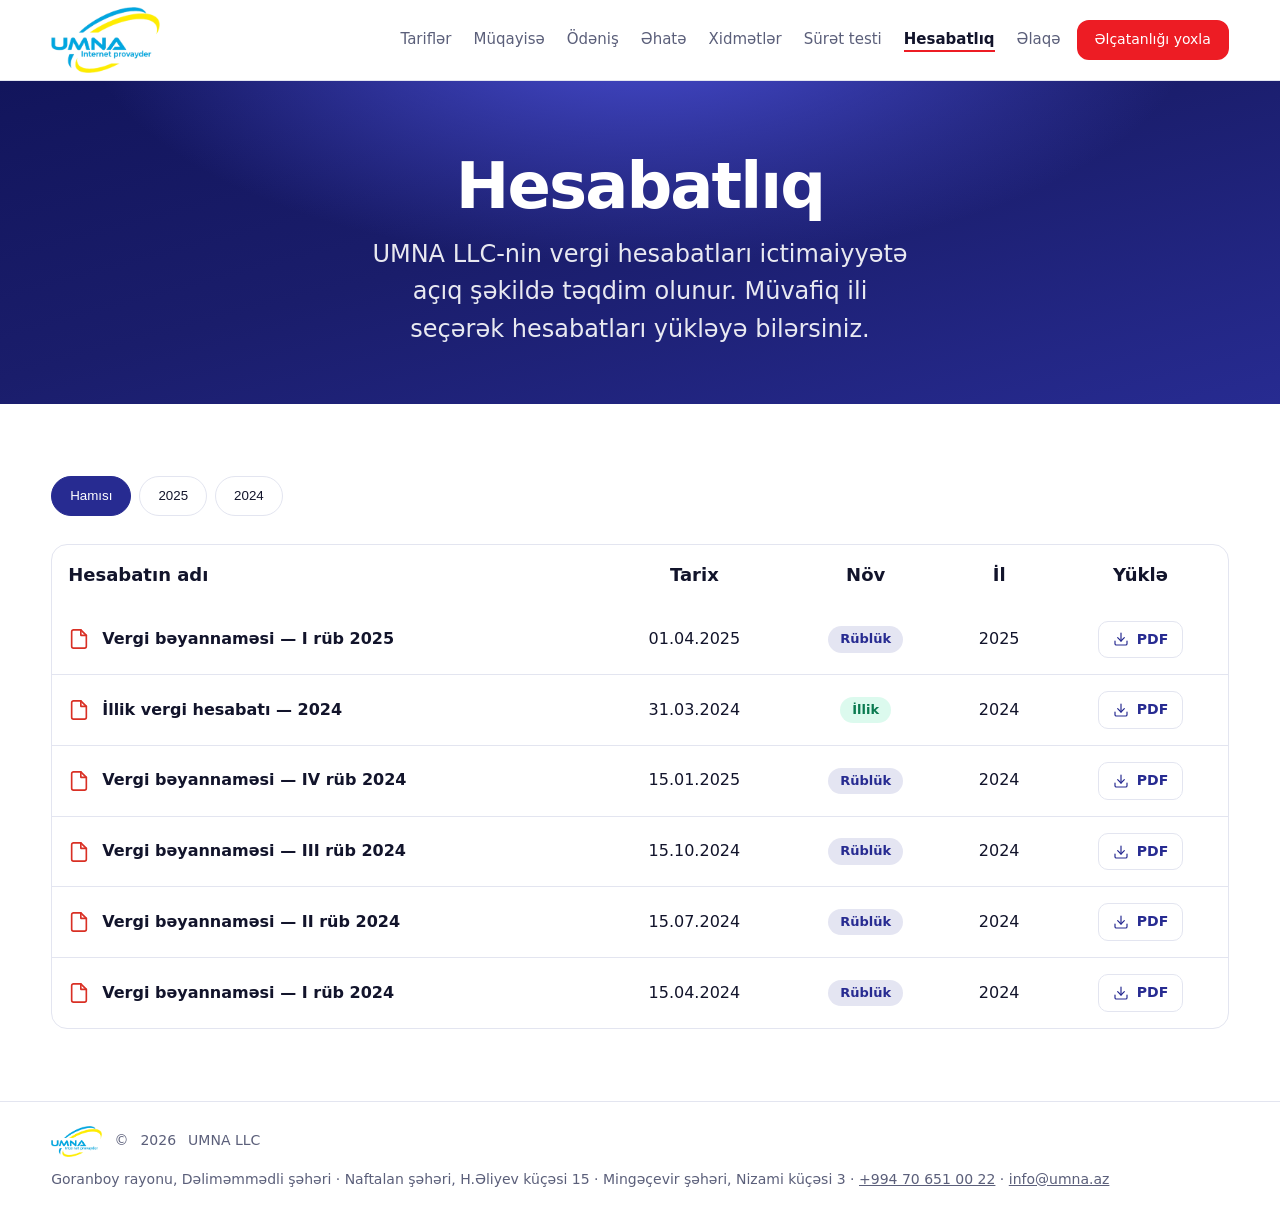
<file: hesabatlar.html>
<!doctype html>
<html lang="az">
<head>
  <meta charset="utf-8">
  <meta name="viewport" content="width=device-width, initial-scale=1">
  <title>Hesabatlıq – UMNA</title>
  <meta name="description" content="UMNA LLC-nin vergi hesabatları ictimaiyyətə açıq şəkildə təqdim olunur.">
  <meta name="theme-color" content="#272b91">
  <link rel="icon" href="images/favicon.ico">
  <link rel="icon" type="image/png" sizes="32x32" href="images/favicon-32x32.png">
  <link rel="apple-touch-icon" href="images/apple-touch-icon.png">
  <link rel="manifest" href="site.webmanifest">
  <link rel="stylesheet" href="assets/style.css?v=202611231900">
</head>
<body>
<header class="nav">
  <div class="wrap nav-in">
    <a class="brand" href="index.html" aria-label="UMNA – ana səhifə"><img src="assets/logo.png" alt="UMNA Internet provayder" width="109" height="66"></a>
    <nav class="menu" id="menu" aria-label="Əsas menyu">
      <a href="index.html#tarifler">Tariflər</a>
      <a href="index.html#muqayise">Müqayisə</a>
      <a href="index.html#odenis">Ödəniş</a>
      <a href="index.html#ehate">Əhatə</a>
      <a href="index.html#xidmetler">Xidmətlər</a>
      <a href="speedtest.html">Sürət testi</a>
      <a href="hesabatlar.html" aria-current="page">Hesabatlıq</a>
      <a href="index.html#elaqe">Əlaqə</a>
    </nav>
    <a class="btn btn-sm" href="index.html#yoxla">Əlçatanlığı yoxla</a>
    <button class="burger" id="burger" aria-label="Menyu" aria-expanded="false"><span></span><span></span></button>
  </div>
</header>
<main>
<section class="page-hero">
  <div class="wrap"><h1>Hesabatlıq</h1><p class="lead">UMNA LLC-nin vergi hesabatları ictimaiyyətə açıq şəkildə təqdim olunur. Müvafiq ili seçərək hesabatları yükləyə bilərsiniz.</p></div>
</section>

  <section class="sec">
    <div class="wrap">
      <div class="filters" role="group" aria-label="İl üzrə süzgəc"><button type="button" class="chip-btn active" data-year="all">Hamısı</button><button type="button" class="chip-btn" data-year="2025">2025</button><button type="button" class="chip-btn" data-year="2024">2024</button></div>
      <div class="table-wrap rep">
        <table class="cmp rep-table" id="reportTable">
          <thead><tr><th>Hesabatın adı</th><th>Tarix</th><th>Növ</th><th>İl</th><th>Yüklə</th></tr></thead>
          <tbody id="reportBody">
          <tr data-year="2025">
            <td data-l="Hesabat"><span class="doc"><svg viewBox="0 0 24 24" fill="none" stroke="currentColor" stroke-width="1.8" stroke-linecap="round" stroke-linejoin="round" aria-hidden="true"><path d="M14 2H6a2 2 0 0 0-2 2v16a2 2 0 0 0 2 2h12a2 2 0 0 0 2-2V8z"/><polyline points="14 2 14 8 20 8"/></svg>Vergi bəyannaməsi — I rüb 2025</span></td>
            <td data-l="Tarix">01.04.2025</td>
            <td data-l="Növ"><span class="badge t-rub">Rüblük</span></td>
            <td data-l="İl">2025</td>
            <td data-l="Yüklə"><a class="dl" href="reports/vergi-beyanname-1rubu-2025.pdf" download><svg viewBox="0 0 24 24" fill="none" stroke="currentColor" stroke-width="1.8" stroke-linecap="round" stroke-linejoin="round" aria-hidden="true"><path d="M21 15v4a2 2 0 0 1-2 2H5a2 2 0 0 1-2-2v-4"/><polyline points="7 10 12 15 17 10"/><line x1="12" y1="15" x2="12" y2="3"/></svg>PDF</a></td>
          </tr>
          <tr data-year="2024">
            <td data-l="Hesabat"><span class="doc"><svg viewBox="0 0 24 24" fill="none" stroke="currentColor" stroke-width="1.8" stroke-linecap="round" stroke-linejoin="round" aria-hidden="true"><path d="M14 2H6a2 2 0 0 0-2 2v16a2 2 0 0 0 2 2h12a2 2 0 0 0 2-2V8z"/><polyline points="14 2 14 8 20 8"/></svg>İllik vergi hesabatı — 2024</span></td>
            <td data-l="Tarix">31.03.2024</td>
            <td data-l="Növ"><span class="badge t-ill">İllik</span></td>
            <td data-l="İl">2024</td>
            <td data-l="Yüklə"><a class="dl" href="reports/vergi-hesabat-illik-2024.pdf" download><svg viewBox="0 0 24 24" fill="none" stroke="currentColor" stroke-width="1.8" stroke-linecap="round" stroke-linejoin="round" aria-hidden="true"><path d="M21 15v4a2 2 0 0 1-2 2H5a2 2 0 0 1-2-2v-4"/><polyline points="7 10 12 15 17 10"/><line x1="12" y1="15" x2="12" y2="3"/></svg>PDF</a></td>
          </tr>
          <tr data-year="2024">
            <td data-l="Hesabat"><span class="doc"><svg viewBox="0 0 24 24" fill="none" stroke="currentColor" stroke-width="1.8" stroke-linecap="round" stroke-linejoin="round" aria-hidden="true"><path d="M14 2H6a2 2 0 0 0-2 2v16a2 2 0 0 0 2 2h12a2 2 0 0 0 2-2V8z"/><polyline points="14 2 14 8 20 8"/></svg>Vergi bəyannaməsi — IV rüb 2024</span></td>
            <td data-l="Tarix">15.01.2025</td>
            <td data-l="Növ"><span class="badge t-rub">Rüblük</span></td>
            <td data-l="İl">2024</td>
            <td data-l="Yüklə"><a class="dl" href="reports/vergi-beyanname-4rubu-2024.pdf" download><svg viewBox="0 0 24 24" fill="none" stroke="currentColor" stroke-width="1.8" stroke-linecap="round" stroke-linejoin="round" aria-hidden="true"><path d="M21 15v4a2 2 0 0 1-2 2H5a2 2 0 0 1-2-2v-4"/><polyline points="7 10 12 15 17 10"/><line x1="12" y1="15" x2="12" y2="3"/></svg>PDF</a></td>
          </tr>
          <tr data-year="2024">
            <td data-l="Hesabat"><span class="doc"><svg viewBox="0 0 24 24" fill="none" stroke="currentColor" stroke-width="1.8" stroke-linecap="round" stroke-linejoin="round" aria-hidden="true"><path d="M14 2H6a2 2 0 0 0-2 2v16a2 2 0 0 0 2 2h12a2 2 0 0 0 2-2V8z"/><polyline points="14 2 14 8 20 8"/></svg>Vergi bəyannaməsi — III rüb 2024</span></td>
            <td data-l="Tarix">15.10.2024</td>
            <td data-l="Növ"><span class="badge t-rub">Rüblük</span></td>
            <td data-l="İl">2024</td>
            <td data-l="Yüklə"><a class="dl" href="reports/vergi-beyanname-3rubu-2024.pdf" download><svg viewBox="0 0 24 24" fill="none" stroke="currentColor" stroke-width="1.8" stroke-linecap="round" stroke-linejoin="round" aria-hidden="true"><path d="M21 15v4a2 2 0 0 1-2 2H5a2 2 0 0 1-2-2v-4"/><polyline points="7 10 12 15 17 10"/><line x1="12" y1="15" x2="12" y2="3"/></svg>PDF</a></td>
          </tr>
          <tr data-year="2024">
            <td data-l="Hesabat"><span class="doc"><svg viewBox="0 0 24 24" fill="none" stroke="currentColor" stroke-width="1.8" stroke-linecap="round" stroke-linejoin="round" aria-hidden="true"><path d="M14 2H6a2 2 0 0 0-2 2v16a2 2 0 0 0 2 2h12a2 2 0 0 0 2-2V8z"/><polyline points="14 2 14 8 20 8"/></svg>Vergi bəyannaməsi — II rüb 2024</span></td>
            <td data-l="Tarix">15.07.2024</td>
            <td data-l="Növ"><span class="badge t-rub">Rüblük</span></td>
            <td data-l="İl">2024</td>
            <td data-l="Yüklə"><a class="dl" href="reports/vergi-beyanname-2rubu-2024.pdf" download><svg viewBox="0 0 24 24" fill="none" stroke="currentColor" stroke-width="1.8" stroke-linecap="round" stroke-linejoin="round" aria-hidden="true"><path d="M21 15v4a2 2 0 0 1-2 2H5a2 2 0 0 1-2-2v-4"/><polyline points="7 10 12 15 17 10"/><line x1="12" y1="15" x2="12" y2="3"/></svg>PDF</a></td>
          </tr>
          <tr data-year="2024">
            <td data-l="Hesabat"><span class="doc"><svg viewBox="0 0 24 24" fill="none" stroke="currentColor" stroke-width="1.8" stroke-linecap="round" stroke-linejoin="round" aria-hidden="true"><path d="M14 2H6a2 2 0 0 0-2 2v16a2 2 0 0 0 2 2h12a2 2 0 0 0 2-2V8z"/><polyline points="14 2 14 8 20 8"/></svg>Vergi bəyannaməsi — I rüb 2024</span></td>
            <td data-l="Tarix">15.04.2024</td>
            <td data-l="Növ"><span class="badge t-rub">Rüblük</span></td>
            <td data-l="İl">2024</td>
            <td data-l="Yüklə"><a class="dl" href="reports/vergi-beyanname-1rubu-2024.pdf" download><svg viewBox="0 0 24 24" fill="none" stroke="currentColor" stroke-width="1.8" stroke-linecap="round" stroke-linejoin="round" aria-hidden="true"><path d="M21 15v4a2 2 0 0 1-2 2H5a2 2 0 0 1-2-2v-4"/><polyline points="7 10 12 15 17 10"/><line x1="12" y1="15" x2="12" y2="3"/></svg>PDF</a></td>
          </tr>
          </tbody>
        </table>
      </div>
      <p class="rep-empty" id="noResults" hidden>Bu il üçün hesabat mövcud deyil.</p>
    </div>
  </section>
</main>

<footer class="foot">
  <div class="wrap foot-in">
    <span class="foot-brand"><img src="assets/logo.png" alt="" width="52" height="31">© <span id="yr">2026</span> UMNA LLC</span>
    <span>Goranboy rayonu, Dəliməmmədli şəhəri · Naftalan şəhəri, H.Əliyev küçəsi 15 · Mingəçevir şəhəri, Nizami küçəsi 3 · <a href="tel:+994706510022">+994 70 651 00 22</a> · <a href="mailto:info@umna.az">info@umna.az</a></span>
  </div>
</footer>
<script src="assets/nav.js?v=202610061841"></script>
<script>
(function(){
  var btns=document.querySelectorAll('.chip-btn'),rows=document.querySelectorAll('#reportBody tr'),none=document.getElementById('noResults');
  btns.forEach(function(b){b.addEventListener('click',function(){
    btns.forEach(function(x){x.classList.remove('active')});b.classList.add('active');
    var y=b.getAttribute('data-year'),n=0;
    rows.forEach(function(r){var show=y==='all'||r.getAttribute('data-year')===y;r.hidden=!show;if(show)n++});
    none.hidden=n>0;
  })});
})();
</script>
</body>
</html>
</file>
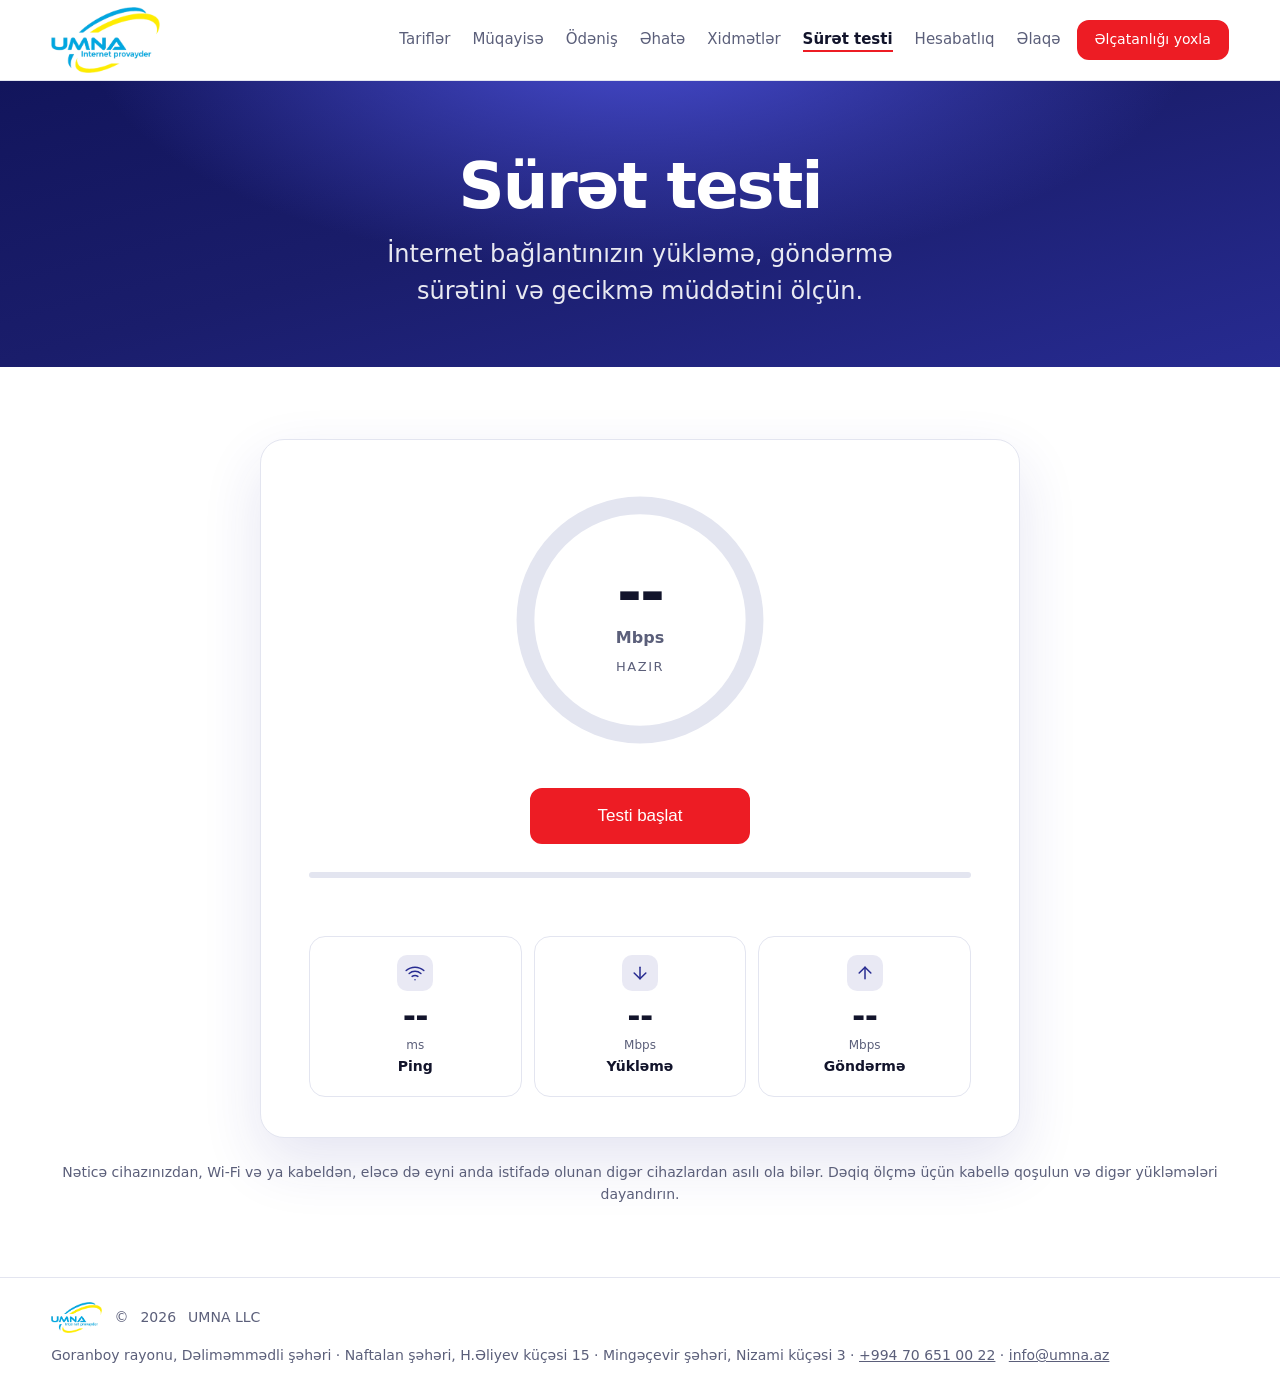
<file: speedtest.html>
<!doctype html>
<html lang="az">
<head>
  <meta charset="utf-8">
  <meta name="viewport" content="width=device-width, initial-scale=1">
  <title>Sürət testi – UMNA</title>
  <meta name="description" content="İnternet bağlantınızın yükləmə, göndərmə sürətini və gecikmə müddətini ölçün.">
  <meta name="theme-color" content="#272b91">
  <link rel="icon" href="images/favicon.ico">
  <link rel="icon" type="image/png" sizes="32x32" href="images/favicon-32x32.png">
  <link rel="apple-touch-icon" href="images/apple-touch-icon.png">
  <link rel="manifest" href="site.webmanifest">
  <link rel="stylesheet" href="assets/style.css?v=202611231900">
</head>
<body>
<header class="nav">
  <div class="wrap nav-in">
    <a class="brand" href="index.html" aria-label="UMNA – ana səhifə"><img src="assets/logo.png" alt="UMNA Internet provayder" width="109" height="66"></a>
    <nav class="menu" id="menu" aria-label="Əsas menyu">
      <a href="index.html#tarifler">Tariflər</a>
      <a href="index.html#muqayise">Müqayisə</a>
      <a href="index.html#odenis">Ödəniş</a>
      <a href="index.html#ehate">Əhatə</a>
      <a href="index.html#xidmetler">Xidmətlər</a>
      <a href="speedtest.html" aria-current="page">Sürət testi</a>
      <a href="hesabatlar.html">Hesabatlıq</a>
      <a href="index.html#elaqe">Əlaqə</a>
    </nav>
    <a class="btn btn-sm" href="index.html#yoxla">Əlçatanlığı yoxla</a>
    <button class="burger" id="burger" aria-label="Menyu" aria-expanded="false"><span></span><span></span></button>
  </div>
</header>
<main>
<section class="page-hero">
  <div class="wrap"><h1>Sürət testi</h1><p class="lead">İnternet bağlantınızın yükləmə, göndərmə sürətini və gecikmə müddətini ölçün.</p></div>
</section>

  <section class="sec">
    <div class="wrap">
      <div class="st-card">
        <div class="gauge">
          <svg viewBox="0 0 220 220" aria-hidden="true">
            <circle class="g-bg" cx="110" cy="110" r="90"/>
            <circle class="g-fill" id="gaugeFill" cx="110" cy="110" r="90"/>
          </svg>
          <div class="g-center">
            <div class="g-speed" id="gaugeSpeed" aria-live="polite">--</div>
            <div class="g-unit">Mbps</div>
            <div class="g-label" id="gaugeLabel">hazır</div>
          </div>
        </div>

        <button class="btn st-btn" id="startBtn" type="button">Testi başlat</button>

        <div class="st-progress" aria-hidden="true"><div class="st-bar" id="progressFill"></div></div>
        <p class="st-status" id="statusText" role="status" aria-live="polite"></p>

        <div class="st-stats">
          <div class="st-stat" id="cardPing"><i><svg viewBox="0 0 24 24" fill="none" stroke="currentColor" stroke-width="1.8" stroke-linecap="round" stroke-linejoin="round" aria-hidden="true"><path d="M5 12.55a11 11 0 0 1 14.08 0"/><path d="M1.42 9a16 16 0 0 1 21.16 0"/><path d="M8.53 16.11a6 6 0 0 1 6.95 0"/><line x1="12" y1="20" x2="12.01" y2="20"/></svg></i><b id="pingVal">--</b><small>ms</small><span>Ping</span></div>
          <div class="st-stat" id="cardDown"><i><svg viewBox="0 0 24 24" fill="none" stroke="currentColor" stroke-width="1.8" stroke-linecap="round" stroke-linejoin="round" aria-hidden="true"><line x1="12" y1="5" x2="12" y2="19"/><polyline points="19 12 12 19 5 12"/></svg></i><b id="downVal">--</b><small>Mbps</small><span>Yükləmə</span></div>
          <div class="st-stat" id="cardUp"><i><svg viewBox="0 0 24 24" fill="none" stroke="currentColor" stroke-width="1.8" stroke-linecap="round" stroke-linejoin="round" aria-hidden="true"><line x1="12" y1="19" x2="12" y2="5"/><polyline points="5 12 12 5 19 12"/></svg></i><b id="upVal">--</b><small>Mbps</small><span>Göndərmə</span></div>
        </div>

        <div class="st-server" id="serverInfo" hidden>
          <div>Test serveri: <b>Cloudflare CDN</b></div>
          <div>IP: <b id="infoIp">—</b></div>
          <div>Məkan: <b id="infoCity">—</b></div>
        </div>
      </div>
      <p class="pay-note" style="text-align:center">Nəticə cihazınızdan, Wi-Fi və ya kabeldən, eləcə də eyni anda istifadə olunan digər cihazlardan asılı ola bilər. Dəqiq ölçmə üçün kabellə qoşulun və digər yükləmələri dayandırın.</p>
    </div>
  </section>
</main>

<footer class="foot">
  <div class="wrap foot-in">
    <span class="foot-brand"><img src="assets/logo.png" alt="" width="52" height="31">© <span id="yr">2026</span> UMNA LLC</span>
    <span>Goranboy rayonu, Dəliməmmədli şəhəri · Naftalan şəhəri, H.Əliyev küçəsi 15 · Mingəçevir şəhəri, Nizami küçəsi 3 · <a href="tel:+994706510022">+994 70 651 00 22</a> · <a href="mailto:info@umna.az">info@umna.az</a></span>
  </div>
</footer>
<script src="assets/nav.js?v=202610061841"></script>
<script src="assets/speedtest.js?v=202610061841"></script>
</body>
</html>
</file>
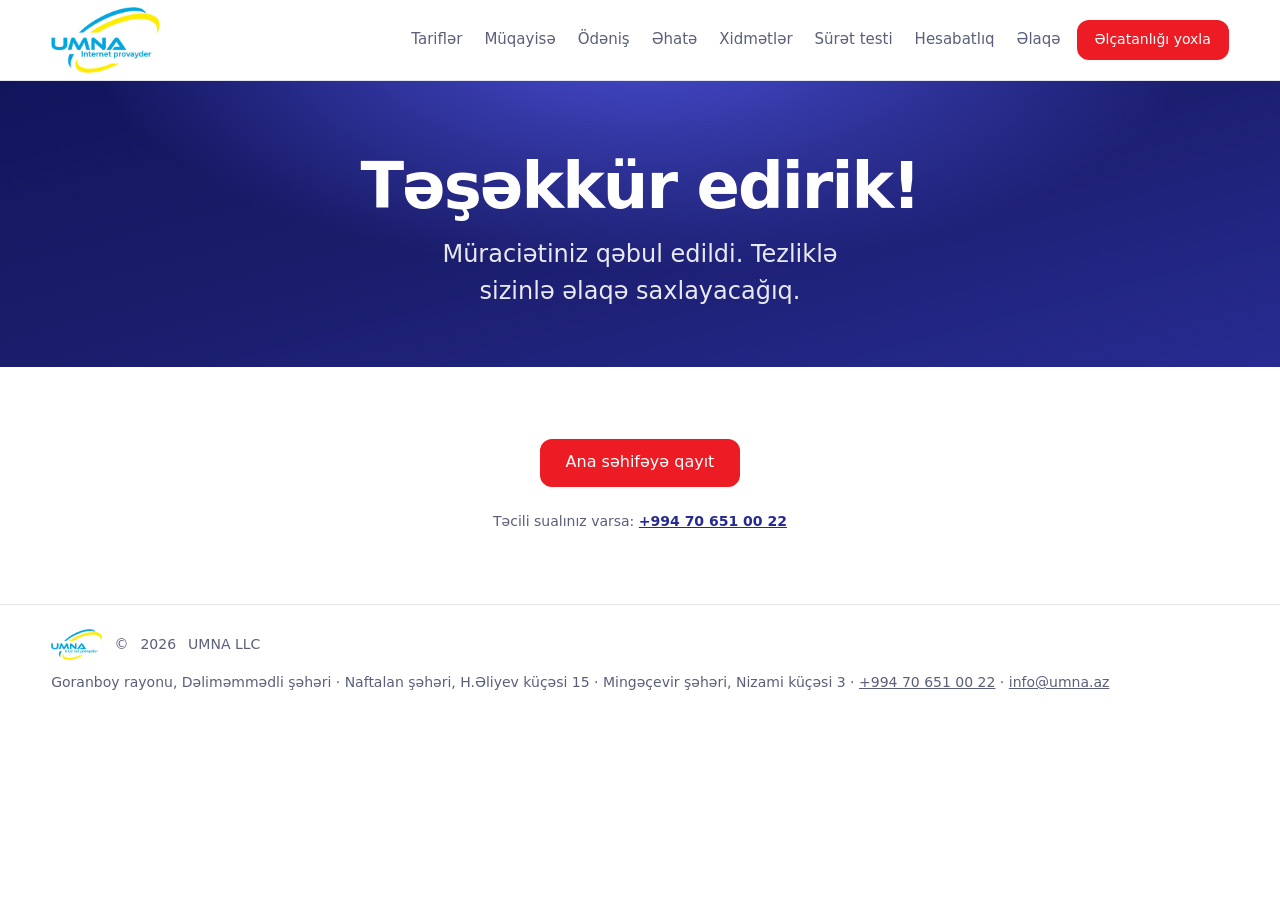
<file: thanks.html>
<!doctype html>
<html lang="az">
<head>
  <meta charset="utf-8">
  <meta name="viewport" content="width=device-width, initial-scale=1">
  <title>Təşəkkürlər – UMNA</title>
  <meta name="description" content="Müraciətiniz qəbul edildi.">
  <meta name="robots" content="noindex">
  <meta name="theme-color" content="#272b91">
  <link rel="icon" href="images/favicon.ico">
  <link rel="icon" type="image/png" sizes="32x32" href="images/favicon-32x32.png">
  <link rel="apple-touch-icon" href="images/apple-touch-icon.png">
  <link rel="manifest" href="site.webmanifest">
  <link rel="stylesheet" href="assets/style.css?v=202611231900">
</head>
<body>
<header class="nav">
  <div class="wrap nav-in">
    <a class="brand" href="index.html" aria-label="UMNA – ana səhifə"><img src="assets/logo.png" alt="UMNA Internet provayder" width="109" height="66"></a>
    <nav class="menu" id="menu" aria-label="Əsas menyu">
      <a href="index.html#tarifler">Tariflər</a>
      <a href="index.html#muqayise">Müqayisə</a>
      <a href="index.html#odenis">Ödəniş</a>
      <a href="index.html#ehate">Əhatə</a>
      <a href="index.html#xidmetler">Xidmətlər</a>
      <a href="speedtest.html">Sürət testi</a>
      <a href="hesabatlar.html">Hesabatlıq</a>
      <a href="index.html#elaqe">Əlaqə</a>
    </nav>
    <a class="btn btn-sm" href="index.html#yoxla">Əlçatanlığı yoxla</a>
    <button class="burger" id="burger" aria-label="Menyu" aria-expanded="false"><span></span><span></span></button>
  </div>
</header>

<main>
  <section class="page-hero">
    <div class="wrap"><h1>Təşəkkür edirik!</h1><p class="lead">Müraciətiniz qəbul edildi. Tezliklə sizinlə əlaqə saxlayacağıq.</p></div>
  </section>
  <section class="sec">
    <div class="wrap" style="text-align:center">
      <a class="btn" href="index.html">Ana səhifəyə qayıt</a>
      <p class="pay-note" style="margin-top:24px">Təcili sualınız varsa: <a href="tel:+994706510022">+994 70 651 00 22</a></p>
    </div>
  </section>
</main>
<footer class="foot">
  <div class="wrap foot-in">
    <span class="foot-brand"><img src="assets/logo.png" alt="" width="52" height="31">© <span id="yr">2026</span> UMNA LLC</span>
    <span>Goranboy rayonu, Dəliməmmədli şəhəri · Naftalan şəhəri, H.Əliyev küçəsi 15 · Mingəçevir şəhəri, Nizami küçəsi 3 · <a href="tel:+994706510022">+994 70 651 00 22</a> · <a href="mailto:info@umna.az">info@umna.az</a></span>
  </div>
</footer>
<script src="assets/nav.js?v=202610061841"></script>
</body>
</html>
</file>
<file: assets/style.css>
:root{
  --blue:#272b91; --blue-d:#1a1d6b; --red:#ed1c24;
  --bg:#fff; --alt:#f5f6fb; --ink:#12142b; --mut:#5b5f7a; --line:#e3e5f0;
  --r:16px;
}
@media (prefers-color-scheme: dark){
  :root{--bg:#0d0f24; --alt:#13163a; --ink:#f1f2fb; --mut:#a3a7c6; --line:#262a55}
}
*{box-sizing:border-box;margin:0}
html{scroll-behavior:smooth;scroll-padding-top:88px}
body{font:16px/1.55 system-ui,-apple-system,"Segoe UI",Roboto,sans-serif;background:var(--bg);color:var(--ink);-webkit-font-smoothing:antialiased}
a{color:inherit}
.wrap{width:100%;max-width:1360px;margin:0 auto;padding:0 clamp(16px,4vw,56px)}
.sr{position:absolute;width:1px;height:1px;overflow:hidden;clip:rect(0 0 0 0)}

/* nav */
.nav{position:sticky;top:0;z-index:50;background:color-mix(in srgb,var(--bg) 88%,transparent);backdrop-filter:blur(12px);border-bottom:1px solid var(--line)}
.nav-in{display:flex;align-items:center;gap:16px;height:80px}
.brand{display:flex;align-items:center;text-decoration:none}
.brand img{display:block;height:66px;width:auto}
.foot-brand{display:flex;align-items:center;gap:12px}
.foot-brand img{height:31px;width:auto}
.menu{display:flex;gap:22px;margin-left:auto;font-size:15px}
.menu a{text-decoration:none;color:var(--mut)}
.menu a:hover{color:var(--ink)}
.burger{display:none;margin-left:auto;width:40px;height:40px;border:0;background:none;cursor:pointer;position:relative}
.burger span{position:absolute;left:9px;right:9px;height:2px;background:var(--ink);transition:.2s}
.burger span:first-child{top:15px}.burger span:last-child{top:23px}
.burger[aria-expanded=true] span:first-child{top:19px;transform:rotate(45deg)}
.burger[aria-expanded=true] span:last-child{top:19px;transform:rotate(-45deg)}

/* buttons */
.btn{display:inline-flex;align-items:center;justify-content:center;min-height:48px;padding:0 24px;border:2px solid var(--red);border-radius:12px;background:var(--red);color:#fff;font:600 16px inherit;text-decoration:none;cursor:pointer;transition:transform .15s,box-shadow .15s}
.btn:hover{transform:translateY(-1px);box-shadow:0 8px 20px rgba(237,28,36,.3)}
.btn-sm{min-height:40px;padding:0 16px;font-size:14px}
.btn-ghost{background:transparent;color:var(--ink);border-color:var(--line)}
.btn-ghost:hover{border-color:var(--blue);box-shadow:none}
.btn-light{background:#fff;color:var(--blue);border-color:#fff}
.link{font-weight:600;text-decoration:none;color:var(--blue)}
@media (prefers-color-scheme: dark){.link{color:#aab0ff}}

/* hero */
.hero{position:relative;overflow:hidden;min-height:min(88vh,860px);display:flex;align-items:center;text-align:center;color:#fff;padding:96px 0 80px;
  background:radial-gradient(1100px 520px at 50% -10%,#4a4fd6 0,transparent 62%),radial-gradient(800px 500px at 90% 110%,rgba(63,224,160,.18),transparent 60%),linear-gradient(165deg,#12155c,var(--blue-d) 40%,var(--blue))}
.hero-net{position:absolute;inset:0;width:100%;height:100%;pointer-events:none}
.hero-in{position:relative;z-index:1;display:flex;flex-direction:column;align-items:center}
.eyebrow{display:inline-block;padding:8px 18px;border-radius:99px;background:rgba(255,255,255,.12);border:1px solid rgba(255,255,255,.18);font-size:13px;font-weight:700;letter-spacing:.12em;text-transform:uppercase;backdrop-filter:blur(6px)}
.hero h1{font-size:clamp(36px,8.2vw,104px);line-height:1.02;margin:26px 0 22px;letter-spacing:-.035em;font-weight:800;text-wrap:balance}
.hero h1 .grad{background:linear-gradient(90deg,#9fd6ff,#3fe0a0);-webkit-background-clip:text;background-clip:text;color:transparent}
.lead{font-size:clamp(18px,2.4vw,24px);max-width:680px;opacity:.9;text-wrap:balance}
.check{display:flex;gap:10px;margin-top:40px;width:100%;max-width:760px;flex-wrap:wrap;padding:10px;border-radius:22px;background:rgba(255,255,255,.1);border:1px solid rgba(255,255,255,.2);backdrop-filter:blur(10px)}
.check input{flex:1 1 280px;min-height:60px;padding:0 22px;border:0;border-radius:14px;font:inherit;font-size:18px;color:#12142b}
.check .btn{min-height:60px;flex:0 0 auto;font-size:17px}
.check-result{min-height:28px;margin-top:16px;font-weight:600}
.check-result.ok{color:#9dffb8}.check-result.no{color:#ffd0a8}
.check-result{max-width:640px}
.notify{display:flex;gap:8px;justify-content:center;flex-wrap:wrap;margin-top:12px}
.notify input{flex:1 1 220px;max-width:300px;min-height:48px;padding:0 16px;border:0;border-radius:12px;font:inherit;font-size:16px;color:#12142b}
.notify .btn{min-height:48px}
.hero-stats{display:flex;justify-content:center;gap:0;list-style:none;padding:0;margin-top:28px;flex-wrap:wrap}
.hero-stats li{padding:4px clamp(20px,5vw,56px);border-left:1px solid rgba(255,255,255,.2)}
.hero-stats li:first-child{border-left:0}
.hero-stats b{display:block;font-size:clamp(34px,5vw,52px);letter-spacing:-.02em;line-height:1.1}
.hero-stats span{font-size:15px;opacity:.8}

/* sections */
.sec{padding:72px 0}
.sec-alt{background:var(--alt)}
h2{font-size:clamp(26px,4vw,38px);letter-spacing:-.01em;line-height:1.15}
.sub{color:var(--mut);margin-top:8px;font-size:18px}

/* plans */
.plans{display:grid;grid-template-columns:repeat(3,1fr);gap:20px;margin-top:36px}
.plan{position:relative;display:flex;flex-direction:column;gap:14px;padding:28px;border:1px solid var(--line);border-radius:var(--r);background:var(--bg)}
.plan h3{font-size:20px}
.speed{color:var(--mut)}.speed b{font-size:40px;color:var(--ink);letter-spacing:-.02em}
.price b{font-size:44px;letter-spacing:-.02em}.price small{color:var(--mut);margin-left:4px}
.plan ul{list-style:none;padding:0;display:grid;gap:8px;color:var(--mut);flex:1}
.plan li::before{content:"✓";color:var(--red);font-weight:800;margin-right:10px}
.plan-hot{border:2px solid var(--blue);box-shadow:0 18px 40px rgba(39,43,145,.18)}
.tag{position:absolute;top:-13px;left:24px;padding:4px 12px;border-radius:99px;background:var(--blue);color:#fff;font-size:12px;font-weight:700}

/* table */
.table-wrap{overflow-x:auto;margin-top:28px;border:1px solid var(--line);border-radius:var(--r);background:var(--bg)}
.cmp{width:100%;min-width:520px;border-collapse:collapse;text-align:center}
.cmp th,.cmp td{padding:16px;border-bottom:1px solid var(--line)}
.cmp tbody th{text-align:left;font-weight:500;color:var(--mut)}
.cmp thead th{font-size:18px}
.cmp tr:last-child>*{border-bottom:0}
.cmp .hot{background:color-mix(in srgb,var(--blue) 9%,transparent);font-weight:700}


/* payment */
.steps{list-style:none;padding:0;margin:32px 0 28px;display:grid;grid-template-columns:repeat(3,1fr);gap:16px}
.steps li{display:flex;gap:14px;align-items:flex-start;padding:20px;border:1px solid var(--line);border-radius:var(--r);background:var(--alt)}
.steps b{flex:0 0 auto;display:grid;place-items:center;width:34px;height:34px;border-radius:50%;background:var(--blue);color:#fff;font-size:16px}
.steps span{padding-top:4px}
.pay{display:grid;grid-template-columns:repeat(3,1fr);gap:20px}
.pay-card{padding:28px;border:1px solid var(--line);border-radius:var(--r);background:var(--bg)}
.pay-card h3{display:flex;align-items:center;gap:12px;font-size:20px}
.pay-card h3 svg{width:26px;height:26px;color:#fff;padding:9px;box-sizing:content-box;border-radius:12px;background:var(--blue);flex:none}
.pay-card h3 svg .cut{fill:var(--blue)}
.pay-card p{color:var(--mut);margin:10px 0 18px}
.chips{list-style:none;padding:0;display:flex;flex-wrap:wrap;gap:8px}
.chips li{padding:7px 14px;border-radius:99px;border:1px solid var(--line);background:var(--alt);font-weight:600;font-size:14px}
.chips li.off{border-style:dashed;color:var(--mut);font-weight:500;background:transparent}
.chips li.off small{display:block;font-size:11px;font-weight:500}
.pay-cta{display:flex;align-items:center;gap:16px;flex-wrap:wrap;margin:0 0 28px;color:var(--mut);font-size:14px}
.chips li.link-chip{padding:0;border-color:var(--blue)}
.chips li.link-chip a{display:block;padding:7px 14px;text-decoration:none;color:var(--blue);border-radius:99px}
.chips li.link-chip a:hover{background:var(--blue);color:#fff}
@media (prefers-color-scheme: dark){.chips li.link-chip{border-color:#aab0ff}.chips li.link-chip a{color:#aab0ff}.chips li.link-chip a:hover{background:#aab0ff;color:#0d0f24}}
.pay-note{margin-top:24px;color:var(--mut);font-size:14px}
.pay-note a{color:var(--blue);font-weight:600}
@media (prefers-color-scheme: dark){.pay-note a{color:#aab0ff}}

/* features */
.feats{display:grid;grid-template-columns:repeat(4,1fr);gap:20px;margin-top:36px}
.feat{padding:24px;border:1px solid var(--line);border-radius:var(--r)}
.feat i{display:grid;place-items:center;width:48px;height:48px;border-radius:12px;background:color-mix(in srgb,var(--blue) 10%,transparent);color:var(--blue);font-style:normal;margin-bottom:14px}
.feat svg{width:26px;height:26px}
@media (prefers-color-scheme: dark){.feat i{color:#aab0ff}}
.feat p{color:var(--mut);margin-top:6px}

/* coverage */
.coverage{position:relative;min-height:640px;padding:0;display:flex;align-items:center;background:#00001a;color:#fff;overflow:hidden}
.cov-map{position:absolute;inset:0;background:#0a1030}
.coverage::after{content:"";position:absolute;inset:0;pointer-events:none;background:linear-gradient(90deg,rgba(0,0,26,.85) 0,rgba(0,0,26,.35) 40%,transparent 65%)}
.cov-in{position:relative;z-index:500;pointer-events:none;padding-top:72px;padding-bottom:72px}
.cov-card{max-width:440px;pointer-events:auto}
.cov-card .sub{color:rgba(255,255,255,.85)}
.ticks{list-style:none;padding:0;margin:22px 0 28px;display:grid;gap:10px;font-weight:600}
.ticks li::before{content:"";display:inline-block;width:12px;height:12px;border-radius:50%;margin-right:12px;background:currentColor}

.ticks li::before{background:#3fe0a0;box-shadow:0 0 12px #3fe0a0}

/* 3D globe map (MapLibre) */
.cov-map.nogl{background:#00001a url(map.jpg) 58% 0/cover no-repeat}
.cov-map .maplibregl-canvas{outline:none}
.maplibregl-ctrl-attrib{background:rgba(0,0,26,.6)!important;color:#cbd2ff}
.maplibregl-ctrl-attrib a{color:#cbd2ff}
.pin-wrap{pointer-events:none}
.pin-inner{position:relative;display:flex;align-items:flex-end;opacity:0;transform:translateY(-10px);transition:opacity .6s ease,transform .6s ease}
.pin-wrap .pin-inner{width:calc(34px*var(--ps,1))}
.pin-wrap .show,.pin-wrap.show .pin-inner{opacity:1;transform:none}
.pin-svg{display:block;width:calc(34px*var(--ps,1));height:calc(44px*var(--ps,1));filter:drop-shadow(0 2px 4px rgba(0,0,0,.6))}
.pin-ring{position:absolute;left:calc(5px*var(--ps,1));bottom:-3px;width:calc(24px*var(--ps,1));height:calc(10px*var(--ps,1));border:2px solid #3fe0a0;border-radius:50%;animation:ring 2s ease-out infinite}
@keyframes ring{from{transform:scale(.5);opacity:1}to{transform:scale(2);opacity:0}}
.pin-label.left{left:auto;right:calc(34px*var(--ps,1) + 8px)}
.pin-label{position:absolute;left:calc(34px*var(--ps,1) + 8px);top:calc(6px*var(--ps,1));white-space:nowrap;padding:4px 11px;border-radius:6px;background:rgba(14,18,32,.9);color:#fff;font:600 calc(10px + 4px*var(--ps,1)) system-ui,sans-serif;border:1px solid rgba(255,255,255,.18)}
.cov-replay{margin-top:14px;background:none;border:0;color:rgba(255,255,255,.75);font:600 14px inherit;cursor:pointer;padding:6px 0}
.cov-replay:hover{color:#fff}

/* account */
.card-wide{display:flex;justify-content:space-between;align-items:center;gap:24px;padding:36px;border:1px solid var(--line);border-radius:var(--r);flex-wrap:wrap}
.card-actions{display:flex;align-items:center;gap:20px;flex-wrap:wrap}

/* cta */
.cta{background:var(--blue);color:#fff;text-align:center}
.cta .sub{color:rgba(255,255,255,.8)}
.call{display:flex;gap:10px;justify-content:center;margin-top:28px;flex-wrap:wrap}
.call input{flex:1 1 240px;max-width:340px;min-height:56px;padding:0 20px;border:0;border-radius:14px;font:inherit;font-size:17px;color:#12142b}
.call .btn{min-height:56px}
.call-result{min-height:28px;margin-top:16px;font-weight:600;color:#9dffb8}
.contacts{list-style:none;padding:0;margin:32px auto 0;display:flex;flex-wrap:wrap;justify-content:center;gap:20px 64px;opacity:1;text-align:center}
.contacts li{display:flex;flex-direction:column;align-items:center;gap:2px}
.contacts li span{font-size:14px;font-weight:800;text-transform:uppercase;letter-spacing:.06em;opacity:.7}
.contacts li a{font-size:clamp(20px,2.4vw,28px);font-weight:800;letter-spacing:-.01em}
.contacts a{text-decoration:none}

.foot{padding:24px 0;border-top:1px solid var(--line);color:var(--mut);font-size:14px}
.foot-in{display:flex;justify-content:space-between;gap:12px;flex-wrap:wrap}

/* sub pages */
.menu a[aria-current=page]{color:var(--ink);font-weight:700;box-shadow:inset 0 -2px 0 var(--red)}
.page-hero{padding:72px 0 56px;text-align:center;color:#fff;background:radial-gradient(900px 400px at 50% -20%,#4a4fd6 0,transparent 62%),linear-gradient(165deg,#12155c,var(--blue-d) 45%,var(--blue))}
.page-hero h1{font-size:clamp(34px,6vw,64px);letter-spacing:-.03em;line-height:1.05}
.page-hero .lead{margin:16px auto 0;max-width:640px;opacity:.9}

/* speed test */
.st-card{max-width:760px;margin:0 auto;padding:40px clamp(20px,5vw,48px);border:1px solid var(--line);border-radius:24px;background:var(--bg);box-shadow:0 24px 60px rgba(39,43,145,.12);text-align:center}
.gauge{position:relative;width:min(280px,72vw);margin:0 auto}
.gauge svg{display:block;width:100%;transform:rotate(-90deg)}
.g-bg,.g-fill{fill:none;stroke-width:14;stroke-linecap:round}
.g-bg{stroke:var(--line)}
.g-fill{stroke:#4a6bff;transition:stroke-dashoffset .35s ease,stroke .35s ease}
.g-center{position:absolute;inset:0;display:flex;flex-direction:column;align-items:center;justify-content:center}
.g-speed{font-size:clamp(40px,10vw,60px);font-weight:800;letter-spacing:-.03em;line-height:1}
.g-unit{color:var(--mut);font-weight:600;margin-top:4px}
.g-label{color:var(--mut);font-size:13px;letter-spacing:.12em;text-transform:uppercase;margin-top:6px}
.st-btn{margin-top:28px;min-width:220px;min-height:56px;font-size:17px}
.st-btn:disabled{opacity:.7;cursor:progress;transform:none;box-shadow:none}
.st-progress{height:6px;border-radius:99px;background:var(--line);margin:28px auto 0;overflow:hidden}
.st-bar{height:100%;width:0;border-radius:99px;background:linear-gradient(90deg,var(--blue),#3fe0a0);transition:width .5s ease}
.st-status{min-height:24px;margin-top:10px;color:var(--mut);font-size:14px}
.st-stats{display:grid;grid-template-columns:repeat(3,1fr);gap:12px;margin-top:24px}
.st-stat{display:flex;flex-direction:column;align-items:center;gap:2px;padding:18px 8px;border:1px solid var(--line);border-radius:var(--r);transition:border-color .2s,background .2s}
.st-stat i{display:grid;place-items:center;width:36px;height:36px;border-radius:10px;margin-bottom:6px;background:color-mix(in srgb,var(--blue) 10%,transparent);color:var(--blue)}
.st-stat i svg{width:20px;height:20px}
.st-stat b{font-size:clamp(22px,4vw,32px);letter-spacing:-.02em;line-height:1.1}
.st-stat small{color:var(--mut);font-size:12px}
.st-stat span{font-size:14px;font-weight:600}
.st-stat.active{border-color:var(--blue);background:color-mix(in srgb,var(--blue) 6%,transparent)}
.st-stat.done{border-color:#3fe0a0}
.st-server{display:flex;justify-content:center;flex-wrap:wrap;gap:6px 24px;margin-top:22px;color:var(--mut);font-size:14px}
.st-server[hidden]{display:none}
.st-server b{color:var(--ink)}
@media (prefers-color-scheme: dark){.st-stat i{color:#aab0ff}.st-card{box-shadow:none}}

/* reports */
.filters{display:flex;flex-wrap:wrap;gap:8px;margin-bottom:20px}
.chip-btn{min-height:40px;padding:0 18px;border:1px solid var(--line);border-radius:99px;background:var(--bg);color:var(--ink);font:600 15px inherit;cursor:pointer;transition:.15s}
.chip-btn:hover{border-color:var(--blue)}
.chip-btn.active{background:var(--blue);border-color:var(--blue);color:#fff}
.rep-table th:first-child,.rep-table td:first-child{text-align:left}
.rep-table tbody tr[hidden]{display:none}
.doc{display:flex;align-items:center;gap:12px;font-weight:600}
.doc svg{flex:0 0 auto;width:22px;height:22px;color:#d93025}
.badge{display:inline-block;padding:3px 12px;border-radius:99px;font-size:13px;font-weight:700}
.t-rub{background:color-mix(in srgb,var(--blue) 12%,transparent);color:var(--blue)}
.t-ill{background:rgba(63,224,160,.18);color:#0a7a50}
@media (prefers-color-scheme: dark){.t-rub{color:#aab0ff}.t-ill{color:#7dffc4}}
.dl{display:inline-flex;align-items:center;gap:8px;padding:7px 14px;border:1px solid var(--line);border-radius:10px;font-weight:700;font-size:14px;text-decoration:none;color:var(--blue)}
.dl svg{width:16px;height:16px}
.dl:hover{background:var(--blue);border-color:var(--blue);color:#fff}
@media (prefers-color-scheme: dark){.dl{color:#aab0ff}}
.rep-empty{margin-top:24px;text-align:center;color:var(--mut)}
.rep-empty[hidden]{display:none}
@media (max-width:700px){
  .rep .cmp{min-width:0}
  .rep-table thead{display:none}
  .rep-table,.rep-table tbody{display:block}
  .rep-table tbody tr{display:grid;grid-template-columns:1fr auto;gap:6px 12px;padding:16px;border-bottom:1px solid var(--line)}
  .rep-table td{display:block;padding:0;border:0;text-align:left}
  .rep-table td:first-child{grid-column:1/-1}
  .rep-table td[data-l="İl"]{display:none}
  .rep-table td[data-l="Yüklə"]{grid-column:2;grid-row:2/4;align-self:center}
  .rep-table td[data-l="Tarix"]::before{content:"Tarix: ";color:var(--mut)}
  .st-stats{gap:8px}
  .st-stat{padding:14px 4px}
}

/* mobile */
@media (max-width:860px){
  .plans,.feats,.steps,.pay{grid-template-columns:1fr}
  .feats{grid-template-columns:1fr 1fr}
  .menu{position:fixed;top:80px;left:0;right:0;flex-direction:column;gap:0;margin:0;padding:8px 16px 16px;background:var(--bg);border-bottom:1px solid var(--line);transform:translateY(-130%);transition:transform .25s}
  .menu.open{transform:none}
  .menu a{padding:14px 0;border-bottom:1px solid var(--line);font-size:17px;color:var(--ink)}
  .burger{display:block}
  .nav .btn-sm{display:none}
  .hero{padding:56px 0 48px;min-height:0}
  .sec{padding:52px 0}
  .check .btn{width:100%}
}
@media (max-width:860px){.coverage{min-height:0;display:block}.cov-map{position:relative;height:340px}.coverage::after{display:none}.cov-in{padding-top:28px;pointer-events:auto}.cov-card{max-width:none}}
@media (max-width:520px){.feats{grid-template-columns:1fr}.hero-stats li{padding:8px 18px}.hero-stats b{font-size:30px}}
@media (prefers-reduced-motion:reduce){html{scroll-behavior:auto}*{transition:none!important}.pin-ring{animation:none!important}}

/* campaigns */
.promos{display:flex;flex-direction:column;margin-top:28px}
.promo{display:grid;grid-template-columns:1fr minmax(0,480px);gap:56px;align-items:center;padding:40px 0;border-top:1px solid var(--line)}
.promo:nth-child(even){grid-template-columns:minmax(0,480px) 1fr}
.promo:nth-child(even) .promo-art{order:-1}
.promo-body{display:flex;flex-direction:column;align-items:flex-start;gap:12px;max-width:520px}
.promo-meta{display:flex;align-items:center;gap:12px;flex-wrap:wrap}
.promo-tag{font-size:13px;font-weight:700;text-transform:uppercase;letter-spacing:.06em;color:var(--red)}
.promo-badge{font-size:12px;font-weight:700;padding:5px 11px;border-radius:999px;background:rgba(16,160,90,.12);color:#0b7a43}
.promo-badge.soon{background:rgba(237,28,36,.1);color:var(--red)}
.promo-badge:empty{display:none}
.promo h3{font-size:clamp(22px,2.4vw,30px);line-height:1.25}
.promo-desc{color:var(--mut)}
.promo-per{display:flex;align-items:center;gap:8px;font-size:14px;font-weight:600}
.promo-per svg{width:18px;height:18px;flex:none;color:var(--blue)}
.promo-go{display:grid;place-items:center;width:48px;height:48px;margin-top:8px;border-radius:12px;background:var(--blue);color:#fff;transition:background .2s,transform .2s}
.promo-go svg{width:22px;height:22px}
.promo-go:hover{background:var(--red);transform:translateX(3px)}
.promo-art{border-radius:20px;overflow:hidden;aspect-ratio:3/2;box-shadow:0 18px 40px rgba(39,43,145,.18)}
.promo-art svg{display:block;width:100%;height:100%}
.promo-note{margin-top:8px;padding-top:24px;border-top:1px solid var(--line);color:var(--mut);font-size:14px}
.promo.ended{opacity:.55}
@media (prefers-color-scheme: dark){.promo-per svg{color:#aab0ff}.promo-badge{color:#5be3a0}.promo-art{box-shadow:none}}
@media (max-width:860px){.promo,.promo:nth-child(even){grid-template-columns:1fr;gap:24px;padding:28px 0}.promo .promo-art,.promo:nth-child(even) .promo-art{order:-1}}
@media (prefers-reduced-motion:reduce){.promo-go:hover{transform:none}}
</file>
